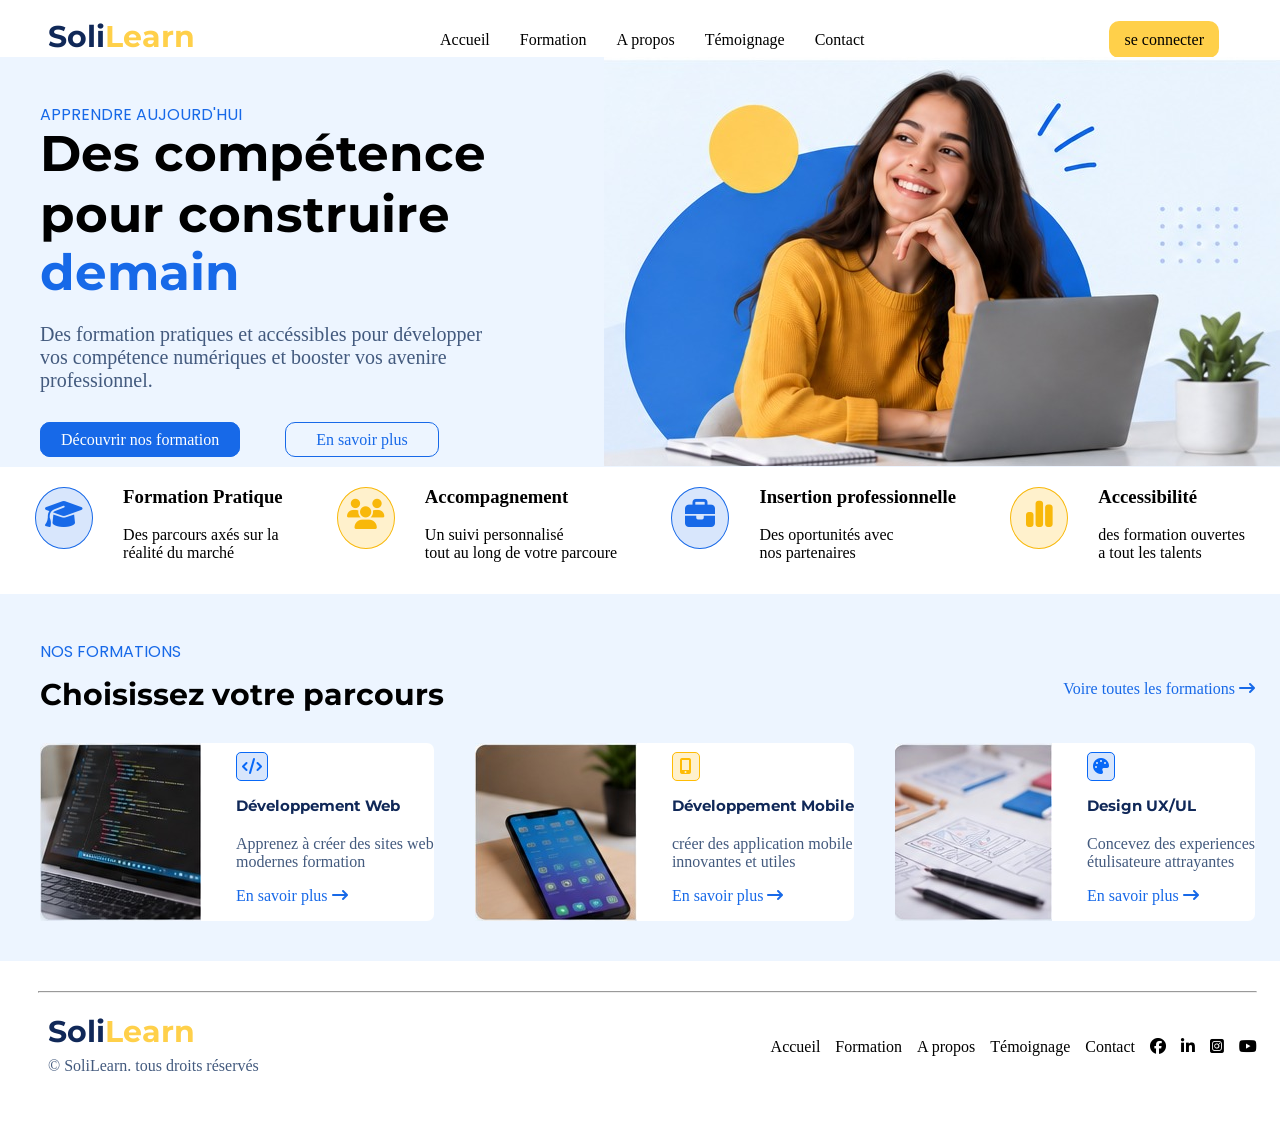
<file: Prototype/index.html>
<!DOCTYPE html>
<html lang="en">

<head>
    <meta charset="UTF-8">
    <meta name="viewport" content="width=device-width, initial-scale=1.0">
    <title>Solilearn</title>
    <link rel="stylesheet" href="/Prototype/style.css">
    <link href="https://fonts.googleapis.com/css2?family=Montserrat:wght@600;700&family=Poppins:wght@400;500;600&display=swap" rel="stylesheet">
    <link rel="stylesheet" href="https://cdnjs.cloudflare.com/ajax/libs/font-awesome/6.5.2/css/all.min.css">
</head>

<body>

    <header class="header">

        <div class="logo">
            <a class="lg" href="">
                <h2 class="logoo">Soli<span class="lo-go">Learn</span></h2>
            </a>
        </div>

        <nav class="barre-navigation">
            <a class="nav" href="/Prototype/index.html">Accueil</a>
            <a class="nav" href="">Formation</a>
            <a class="nav" href="">A propos</a>
            <a class="nav" href="">Témoignage</a>
            <a class="nav" href="">Contact</a>
        </nav>

        <div class="connexion">
            <a class="navi" href="">se connecter</a>
        </div>

    </header>




    <section class="apprendre">

        <div class="sect">
            <p class="p1">APPRENDRE AUJOURD'HUI</p>
            <h2 class="title">Des compétence<br>pour construire</h2>
            <h2 class="demain">demain</h2>
            <p class="p2">Des formation pratiques et accéssibles pour développer <br> vos compétence numériques et booster vos avenire <br>professionnel.</p>

            <div class="bouton">

                <div class="decouvrir">
                    <a class="decou" href="">Découvrir nos formation</a>
                </div>

                <div class="savoir">
                    <a class="sav" href="">En savoir plus</a>
                </div>

            </div>

        </div>

        <div class="img">
            <img src="/Prototype/images/hero-reference.jpg" alt="">
        </div>

    </section>


    <section class="section2">


        <div class="form">

            <div class="graduation-cap">
                <i class="fa-solid fa-graduation-cap"></i>
            </div>

            <div class="pratiques">
                <h3 class="title2">Formation Pratique</h3>
                <p class="phr1">Des parcours axés sur la <br> réalité du marché</p>
            </div>

        </div>

        <div class="form">

            <div class="graduation-cape">
                <i class="fa-solid fa-users"></i>
            </div>

            <div class="pratiques">
                <h3 class="title2">Accompagnement</h3>
                <p class="phr1">Un suivi personnalisé <br> tout au long de votre parcoure</p>
            </div>

        </div>

        <div class="form">

            <div class="graduation-cap">
                <i class="fa-solid fa-briefcase"></i>
            </div>

            <div class="pratiques">
                <h3 class="title2">Insertion professionnelle</h3>
                <p class="phr1">Des oportunités avec <br> nos partenaires</p>
            </div>

        </div>

        <div class="form">

            <div class="graduation-cape">
                <i class="fa-solid fa-chart-simple"></i>
            </div>

            <div class="pratiques">
                <h3 class="title2"> Accessibilité</h3>
                <p class="phr1">des formation ouvertes <br> a tout les talents</p>
            </div>

        </div>

    </section>

    <section class="main">
        <div>
            <p class="p3">NOS FORMATIONS</p>
        </div>

        <div class="Choisissez">
            <h3 class="title3">Choisissez votre parcours</h3>
            <a class="p4" href="">Voire toutes les formations <i class="fa-solid fa-arrow-right-long"></i> </a>
        </div>

        <div class="les-cartes">


            <card class="carte">

                <div class="img-dev">
                    <img src="/Prototype/images/developpement-web-reference.jpg" alt="">
                </div>

                <div class="div">

                    <a class="code-2"><i class="fa-solid fa-code"></i></a>
                    <h4 class="title4">Développement Web</h4>
                    <p class="phr2">Apprenez à créer des sites web <br> modernes formation </p>
                    <a class="plus" href="">En savoir plus <i class="fa-solid fa-arrow-right-long"></i></a>
                </div>

            </card>

            <card class="carte">

                <div class="img-dev">
                    <img src="/Prototype/images/developpement-mobile-reference.jpg" alt="">
                </div>

                <div class="div">

                    <a class="code-22"><i class="fa-solid fa-mobile-screen-button"></i></a>
                    <h4 class="title4">Développement Mobile</h4>
                    <p class="phr2">créer des application mobile <br> innovantes et utiles </p>
                    <a class="plus" href="">En savoir plus <i class="fa-solid fa-arrow-right-long"></i></a>
                </div>

            </card>

            <card class="carte">

                <div class="img-dev">
                    <img src="/Prototype/images/design-ux-ui-reference.jpg" alt="">
                </div>

                <div class="div">

                    <a class="code-2"><i class="fa-solid fa-palette"></i></a>
                    <h4 class="title4">Design UX/UL</h4>
                    <p class="phr2">Concevez des experiences <br> étulisateure attrayantes </p>
                    <a class="plus" href="">En savoir plus <i class="fa-solid fa-arrow-right-long"></i></a>
                </div>

            </card>
        </div>


    </section>

    <footer>
        <hr>
        <div class="foot">
            <div class="logo">
                <a class="lg" href="">
                    <h2 class="logoo">Soli<span class="lo-go">Learn</span></h2>
                </a>
                <p class="p5">© SoliLearn. tous droits réservés </p>
            </div>

            <nav class="barre">
                <a class="nav" href="/Prototype/index.html">Accueil</a>
                <a class="nav" href="">Formation</a>
                <a class="nav" href="">A propos</a>
                <a class="nav" href="">Témoignage</a>
                <a class="nav" href="">Contact</a>
                <a class="nav" href="https://web.facebook.com/?locale=fr_FR&_rdc=1&_rdr#"><i class="fa-brands fa-facebook"></i></a>
                <a class="nav" href="https://www.linkedin.com/"><i class="fa-brands fa-linkedin-in"></i></a>
                <a class="nav" href="https://www.instagram.com/?hl=fr"> <i class="fa-brands fa-square-instagram"></i></a>
                <a class="nav" href="https://www.youtube.com/"><i class="fa-brands fa-youtube"></i></a>
            </nav>

        </div>


    </footer>


</body>

</html>
</file>
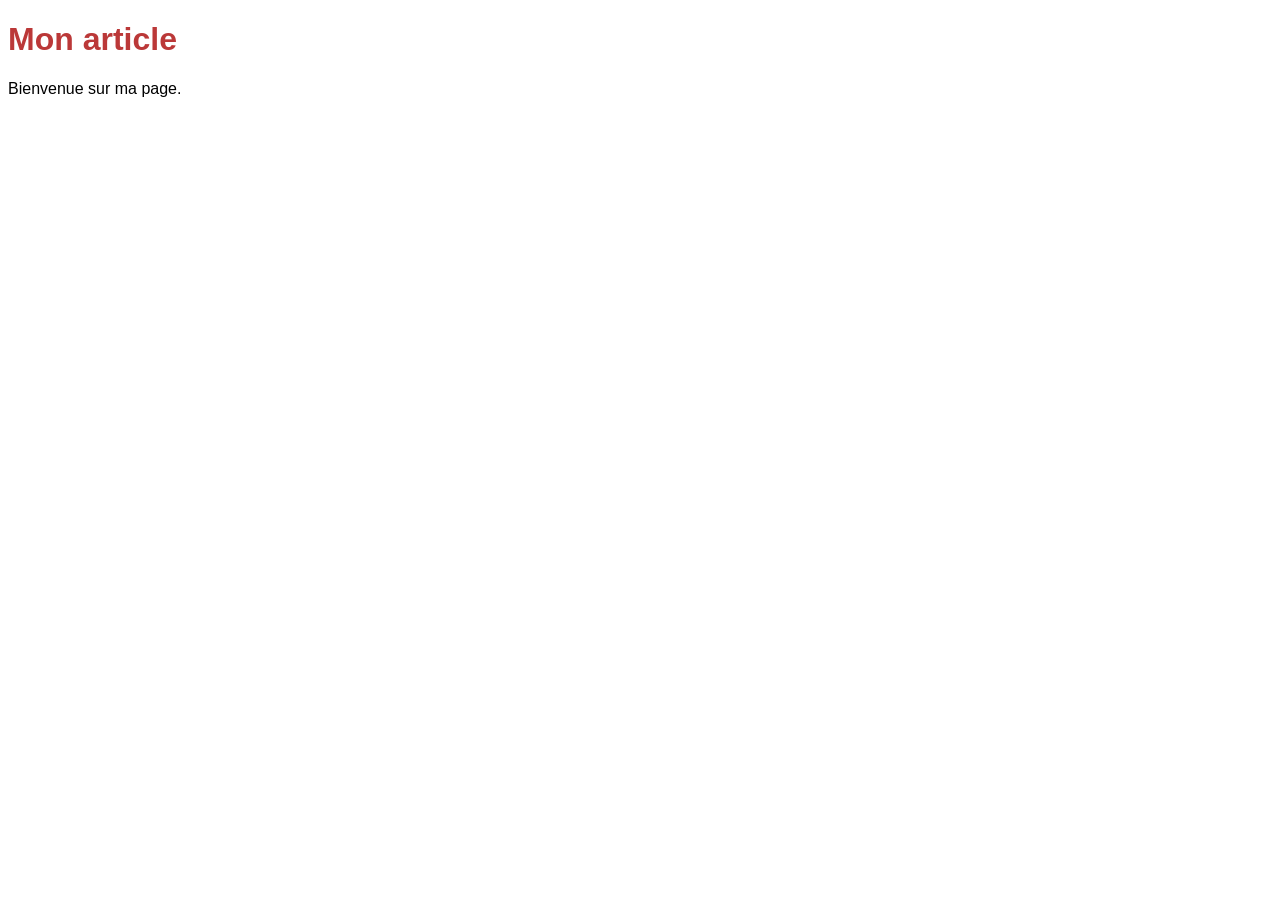
<file: Tuto/14 - Séparer le HTML, CSS et JavaScript/index.html>
<!DOCTYPE html>
<html lang="fr">

<head>
    <meta charset="UTF-8">
    <title>Mon article</title>
    <link rel="stylesheet" href="style.css">

    <!-- MAUVAISE PRATIQUE : CSS dans le HTML -->

</head>

<body>
    <h1>Mon article</h1>
    <p>Bienvenue sur ma page.</p>

    <!-- MAUVAISE PRATIQUE : JS dans le HTML -->

    <script src="script.js" defer></script>

</body>

</html>
</file>
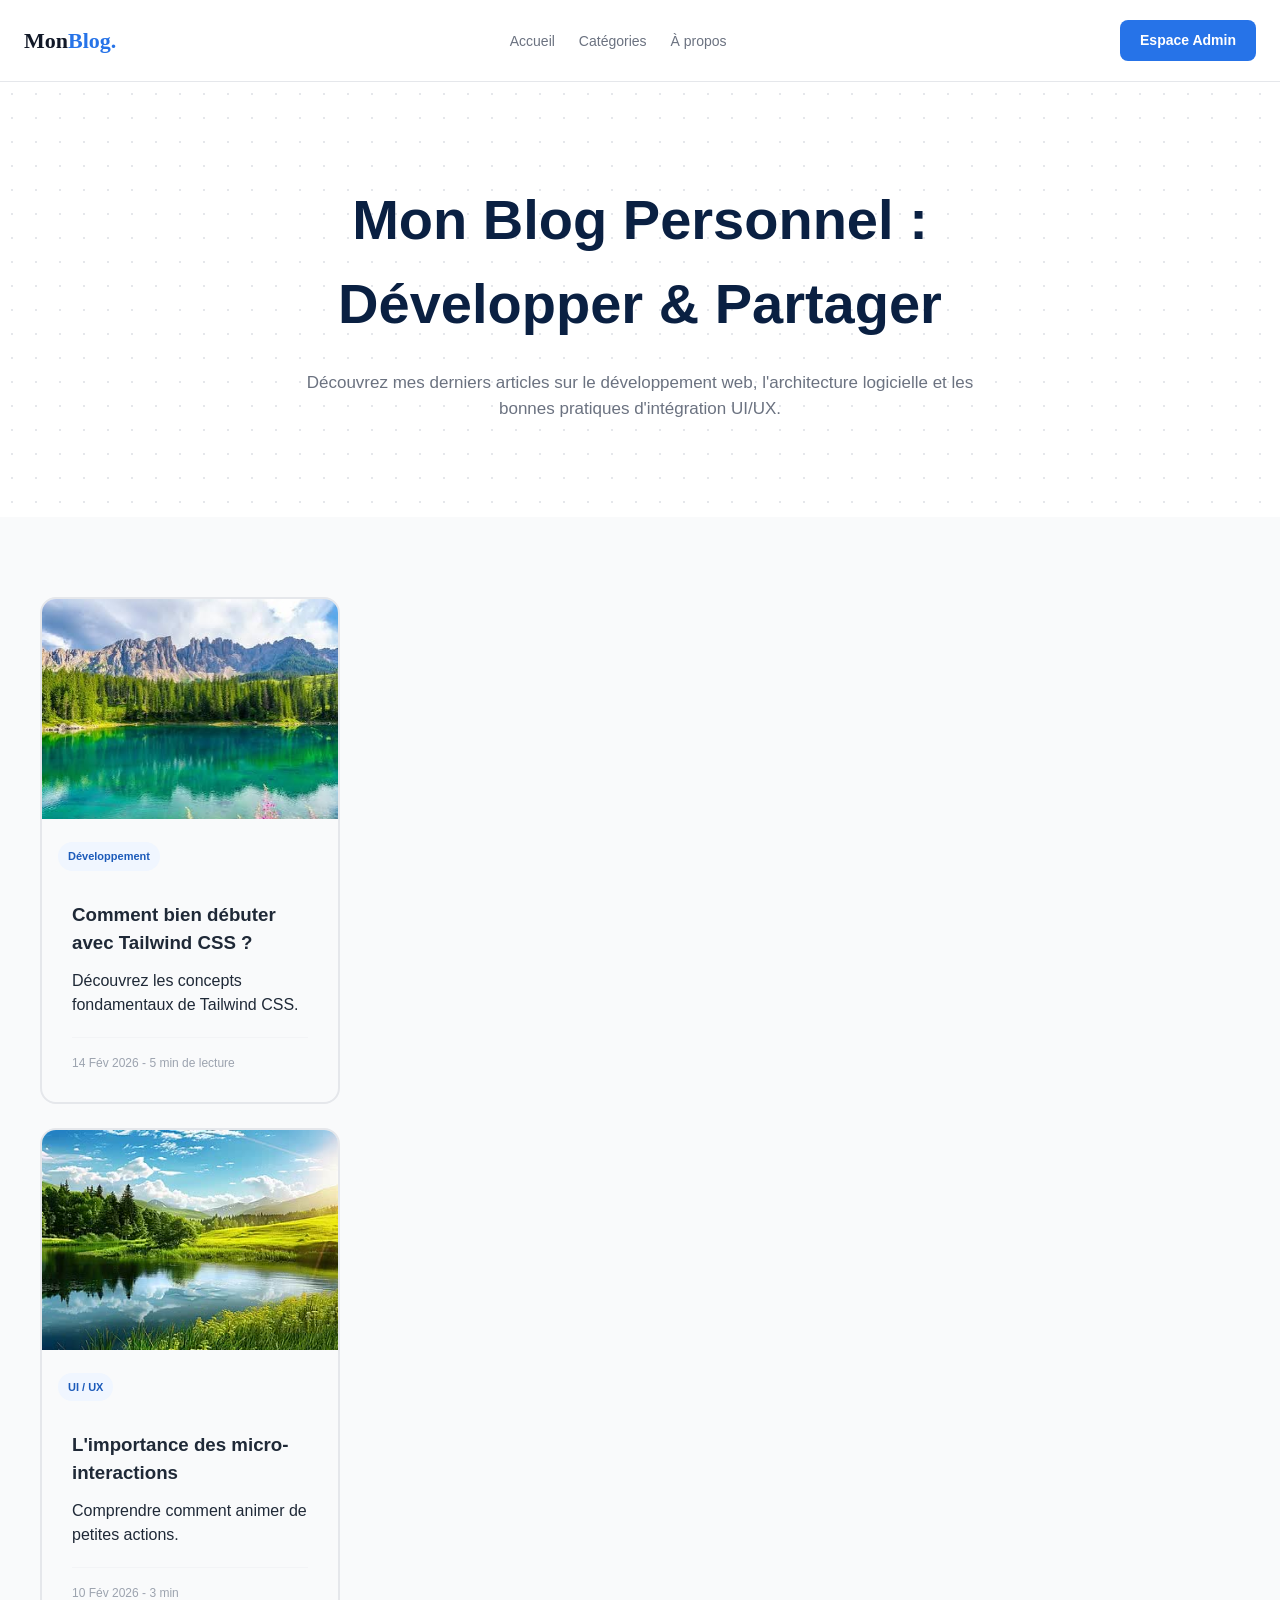
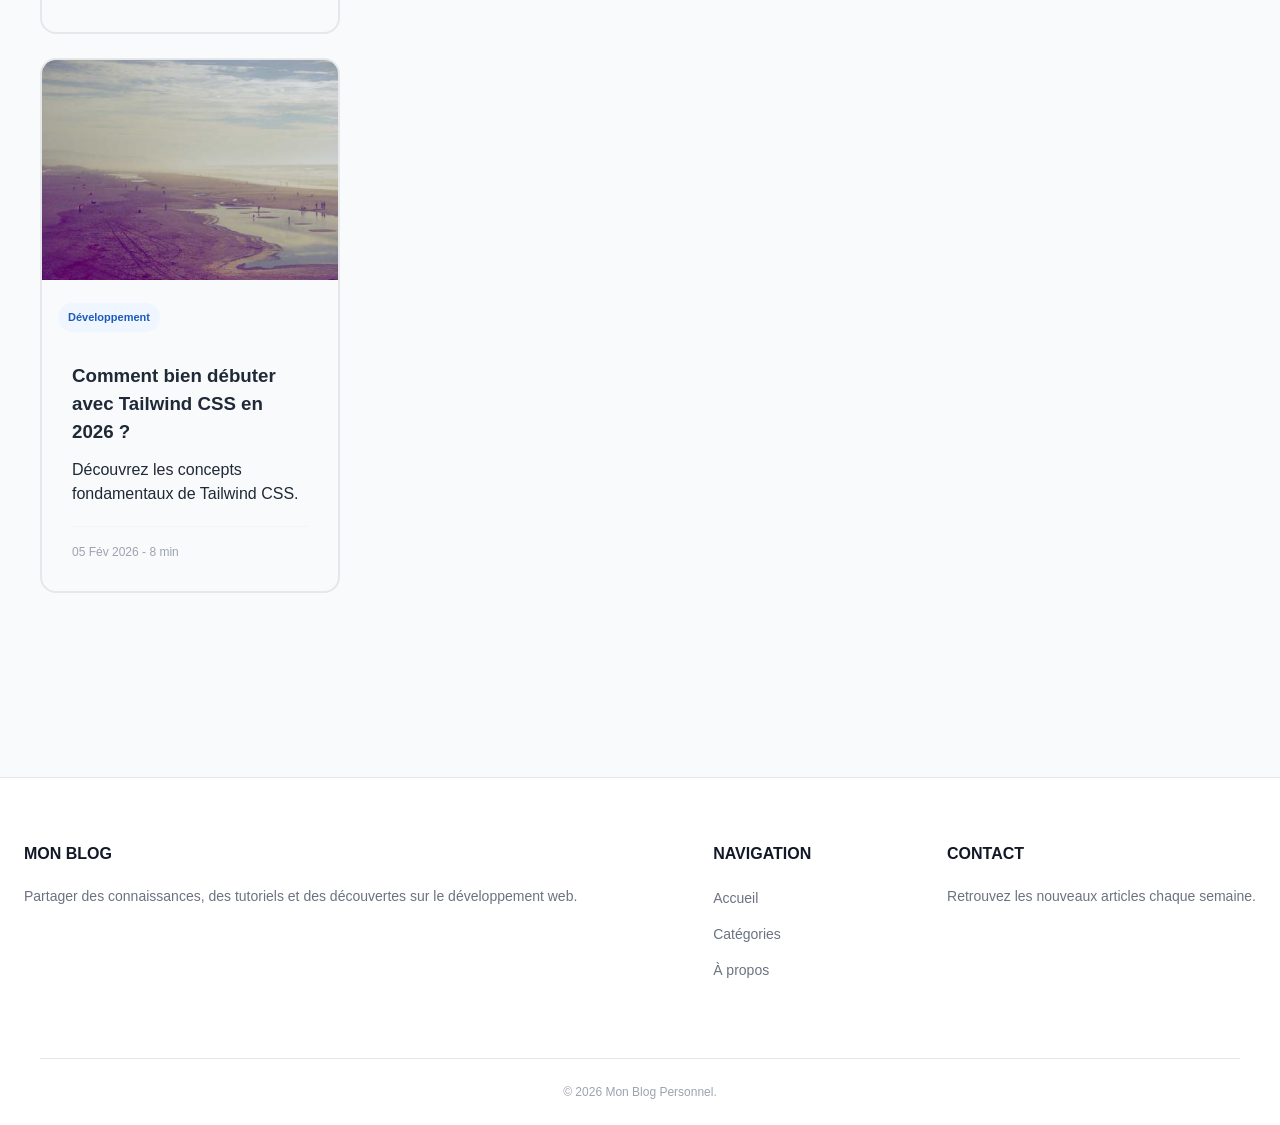
<file: Tuto/21 - Comprendre le dimensionnement réel d'une carte/index.html>
<!DOCTYPE html>
<html lang="fr">

<head>
    <meta charset="UTF-8">
    <title>Mon Blog</title>
    <link rel="stylesheet" href="/Tuto/21 - Comprendre le dimensionnement réel d'une carte/css/global.css">
    <link rel="stylesheet" href="/Tuto/21 - Comprendre le dimensionnement réel d'une carte/css/components.css">
    <link rel="stylesheet" href="/Tuto/21 - Comprendre le dimensionnement réel d'une carte/css/pages.css">
    <link rel="stylesheet" href="/Tuto/21 - Comprendre le dimensionnement réel d'une carte/css/layout.css">
</head>

<body>


    <header class="en-tete-site">
        <nav class="barre-navigation">
            <a href="index.html" class="logo">
                <span class="logo-sombre">Mon</span><span class="logo-couleur">Blog.</span>
            </a>
            <ul class="liens-navigation">
                <li><a href="#">Accueil</a></li>
                <li><a href="#">Catégories</a></li>
                <li><a href="#">À propos</a></li>
            </ul>
            <a href="#" class="bouton-principal">Espace Admin</a>
        </nav>
    </header>




    <section class="banniere-accueil">
        <h1>Mon Blog Personnel :<br><span>Développer &amp; Partager</span></h1>

        <p>Découvrez mes derniers articles sur le développement web, l'architecture logicielle et les bonnes pratiques d'intégration UI/UX.</p>
    </section>

    <section class="section-articles">
        <div class="conteneur-articles">

            <div class="carte-article">
                <a href="#" class="carte-image">
                    <img src="/Tuto/21 - Comprendre le dimensionnement réel d'une carte/images/images.jpg" alt="Code source">
                </a>

                <!-- Nouvelle étiquette (entre l'image et le contenu) -->
                <span class="etiquette-categorie bleu">Développement</span>

                <div class="carte-contenu">
                    <h3>Comment bien débuter avec Tailwind CSS ?</h3>
                    <p>Découvrez les concepts fondamentaux de Tailwind CSS.</p>

                    <!-- Nouvelles métadonnées (fin du contenu) -->
                    <div class="carte-meta">
                        <span>14 Fév 2026</span>
                        <span>- 5 min de lecture</span>
                    </div>
                </div>
            </div>
            <div class="carte-article">
                <a href="#" class="carte-image">
                    <img src="/Tuto/21 - Comprendre le dimensionnement réel d'une carte/images/nature.jpg" alt="Code source">
                </a>

                <!-- Nouvelle étiquette (entre l'image et le contenu) -->
                <span class="etiquette-categorie bleu">UI / UX</span>

                <div class="carte-contenu">
                    <h3>L'importance des micro-interactions</h3>
                    <p>Comprendre comment animer de petites actions.</p>

                    <!-- Nouvelles métadonnées (fin du contenu) -->
                    <div class="carte-meta">
                        <span>10 Fév 2026</span>
                        <span>- 3 min</span>
                    </div>
                </div>
            </div>
            <div class="carte-article">
                <a href="#" class="carte-image">
                    <img src="/Tuto/21 - Comprendre le dimensionnement réel d'une carte/images/plage.jpg" alt="Code source">
                </a>

                <!-- Nouvelle étiquette (entre l'image et le contenu) -->
                <span class="etiquette-categorie bleu">Développement</span>

                <div class="carte-contenu">
                    <h3>Comment bien débuter avec Tailwind CSS en 2026 ?</h3>
                    <p>Découvrez les concepts fondamentaux de Tailwind CSS.</p>

                    <!-- Nouvelles métadonnées (fin du contenu) -->
                    <div class="carte-meta">
                        <span>05 Fév 2026</span>
                        <span>- 8 min</span>
                    </div>
                </div>
            </div>

    </section>




    <footer class="pied-de-page">
        <div class="conteneur-pied-de-page">
            <div class="colonne-pied-de-page">
                <h2>Mon Blog</h2>
                <p>Partager des connaissances, des tutoriels et des découvertes sur le développement web.</p>
            </div>
            <div class="colonne-pied-de-page">
                <h2>Navigation</h2>
                <ul>
                    <li><a href="#">Accueil</a></li>
                    <li><a href="#">Catégories</a></li>
                    <li><a href="#">À propos</a></li>
                </ul>
            </div>
            <div class="colonne-pied-de-page">
                <h2>Contact</h2>
                <p>Retrouvez les nouveaux articles chaque semaine.</p>
            </div>
        </div>
        <div class="bas-pied-de-page">
            <p>&copy; 2026 Mon Blog Personnel.</p>
        </div>
    </footer>


</body>

</html>
</file>
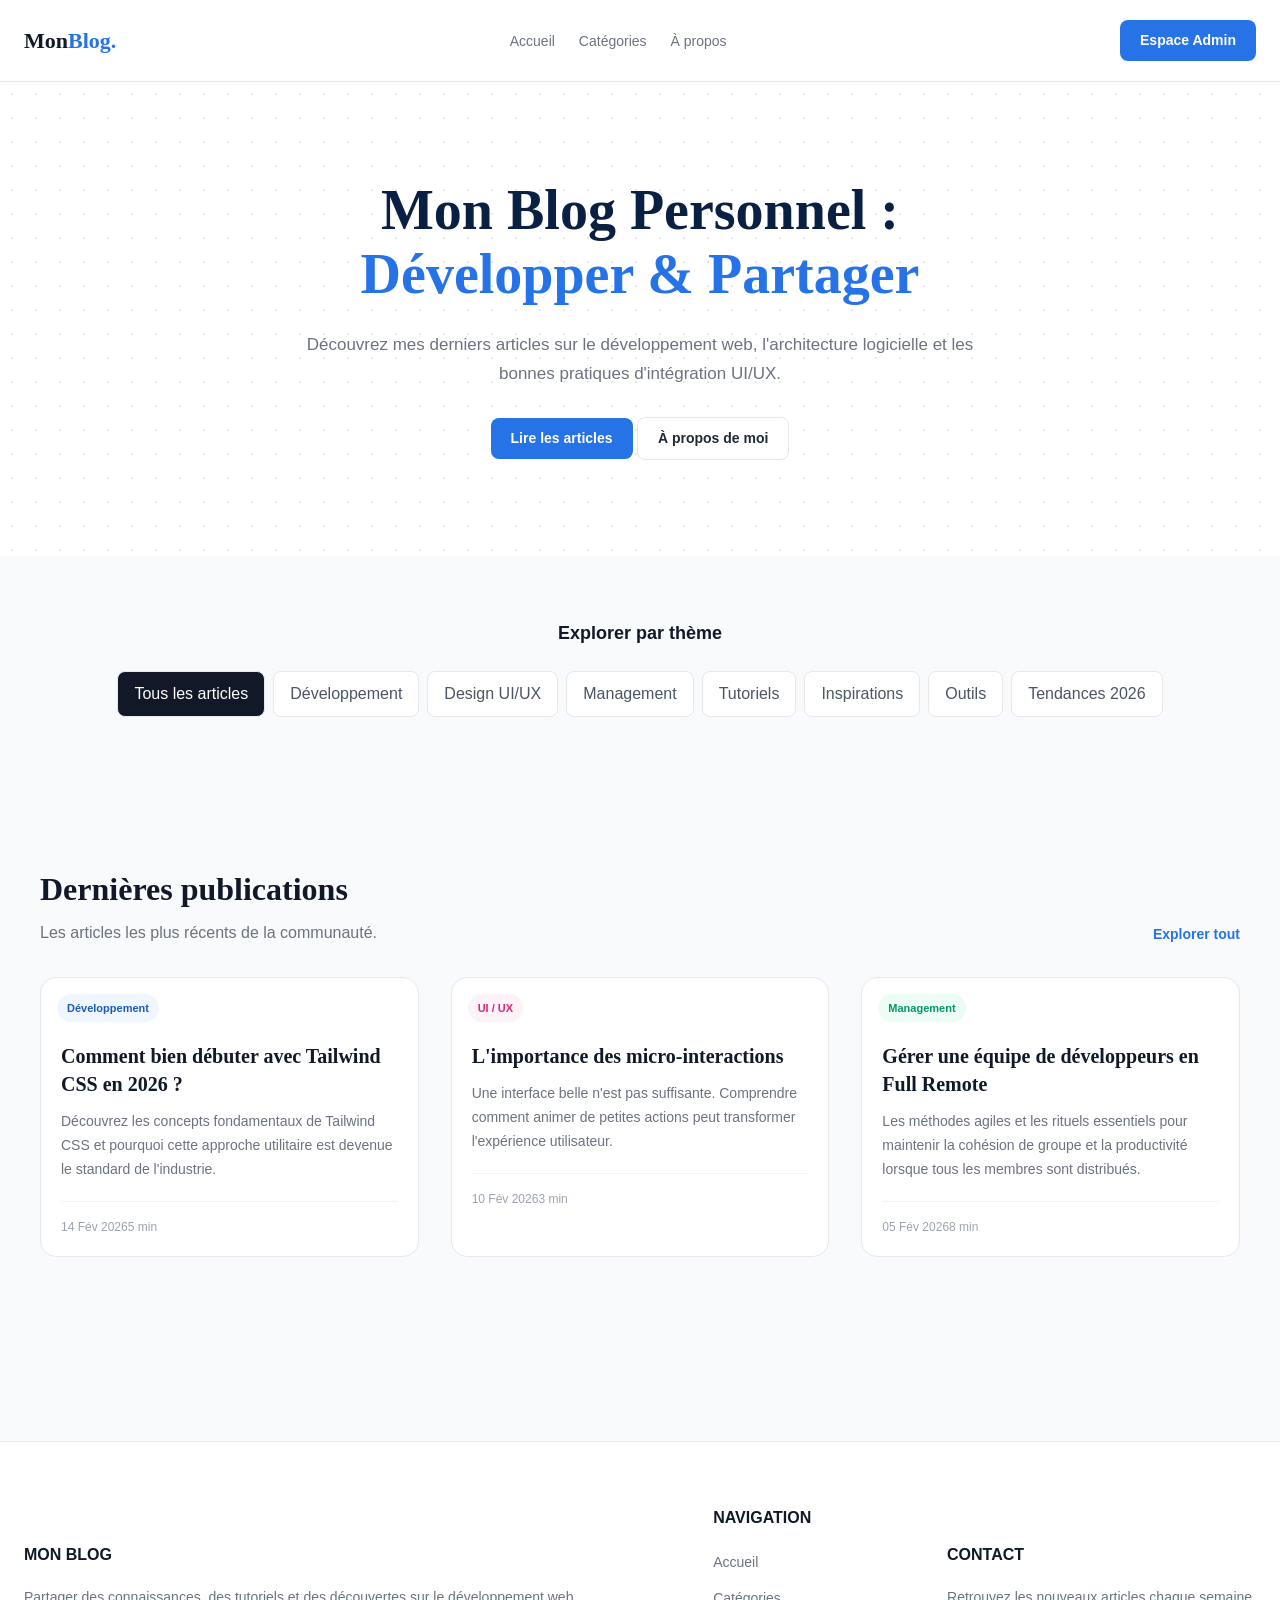
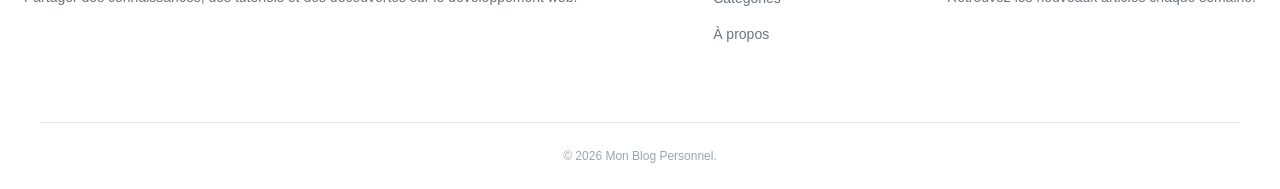
<file: Tuto/28 - Découvrir Flexbox/index.html>
<!DOCTYPE html>
<html lang="fr">

<head>
    <meta charset="UTF-8">
    <meta name="viewport" content="width=device-width, initial-scale=1.0">
    <title>Mon Blog Personnel - Accueil</title>
    <!-- Chargement des différents fichiers CSS -->
    <link rel="stylesheet" href="/Tuto/28 - Découvrir Flexbox/css/layout.css">
    <link rel="stylesheet" href="/Tuto/28 - Découvrir Flexbox/css/pages.css">
    <link rel="stylesheet" href="css/components.css">
    <link rel="stylesheet" href="css/pages.css">
</head>

<body>
    <header class="en-tete-site">
        <nav class="barre-navigation">
            <a href="index.html" class="logo">
                <span class="logo-sombre">Mon</span><span class="logo-couleur">Blog.</span>
            </a>
            <ul class="liens-navigation">
                <li><a href="#">Accueil</a></li>
                <li><a href="#">Catégories</a></li>
                <li><a href="#">À propos</a></li>
            </ul>
            <a href="#" class="bouton-principal">Espace Admin</a>
        </nav>
    </header>


    <section class="banniere-accueil">
        <h1>Mon Blog Personnel :<br><span>Développer &amp; Partager</span></h1>
        <p>Découvrez mes derniers articles sur le développement web, l'architecture logicielle et les bonnes pratiques d'intégration UI/UX.</p>
        <div class="actions-banniere">
            <a href="#articles" class="bouton-principal">Lire les articles</a>
            <a href="#" class="bouton-secondaire">À propos de moi</a>
        </div>
    </section>




    <section class="filtre-categories">
        <h2>Explorer par thème</h2>
        <div class="liste-filtres">
            <a href="#" class="pilule-filtre actif">Tous les articles</a>
            <a href="#" class="pilule-filtre">Développement</a>
            <a href="#" class="pilule-filtre">Design UI/UX</a>
            <a href="#" class="pilule-filtre">Management</a>
            <a href="#" class="pilule-filtre">Tutoriels</a>
            <a href="#" class="pilule-filtre">Inspirations</a>
            <a href="#" class="pilule-filtre">Outils</a>
            <a href="#" class="pilule-filtre">Tendances 2026</a>
        </div>
    </section>




    <section id="articles" class="section-articles">
        <div class="conteneur-articles">
            <div class="entete-liste-articles">
                <div>
                    <h2>Dernières publications</h2>
                    <p>Les articles les plus récents de la communauté.</p>
                </div>
                <a href="#" class="lien-voir-tout">Explorer tout</a>
            </div>

            <div class="grille-articles">
                <div class="carte-article">
                    <span class="etiquette-categorie bleu">Développement</span>
                    <div class="carte-contenu">
                        <h3><a href="#">Comment bien débuter avec Tailwind CSS en 2026 ?</a></h3>
                        <p>Découvrez les concepts fondamentaux de Tailwind CSS et pourquoi cette approche utilitaire est devenue le standard de l'industrie.</p>
                        <div class="carte-meta"><span>14 Fév 2026</span><span>5 min</span></div>
                    </div>
                </div>

                <div class="carte-article">
                    <span class="etiquette-categorie rose">UI / UX</span>
                    <div class="carte-contenu">
                        <h3><a href="#">L'importance des micro-interactions</a></h3>
                        <p>Une interface belle n'est pas suffisante. Comprendre comment animer de petites actions peut transformer l'expérience utilisateur.</p>
                        <div class="carte-meta"><span>10 Fév 2026</span><span>3 min</span></div>
                    </div>
                </div>

                <div class="carte-article">
                    <span class="etiquette-categorie vert">Management</span>
                    <div class="carte-contenu">
                        <h3><a href="#">Gérer une équipe de développeurs en Full Remote</a></h3>
                        <p>Les méthodes agiles et les rituels essentiels pour maintenir la cohésion de groupe et la productivité lorsque tous les membres sont distribués.</p>
                        <div class="carte-meta"><span>05 Fév 2026</span><span>8 min</span></div>
                    </div>
                </div>
            </div>
        </div>
    </section>





    <footer class="pied-de-page">
        <div class="conteneur-pied-de-page">
            <div class="colonne-pied-de-page">
                <h2>Mon Blog</h2>
                <p>Partager des connaissances, des tutoriels et des découvertes sur le développement web.</p>
            </div>
            <div class="colonne-pied-de-page">
                <h2>Navigation</h2>
                <ul>
                    <li><a href="#">Accueil</a></li>
                    <li><a href="#">Catégories</a></li>
                    <li><a href="#">À propos</a></li>
                </ul>
            </div>
            <div class="colonne-pied-de-page">
                <h2>Contact</h2>
                <p>Retrouvez les nouveaux articles chaque semaine.</p>
            </div>
        </div>
        <div class="bas-pied-de-page">
            <p>&copy; 2026 Mon Blog Personnel.</p>
        </div>
    </footer>



</body>

</html>
</file>
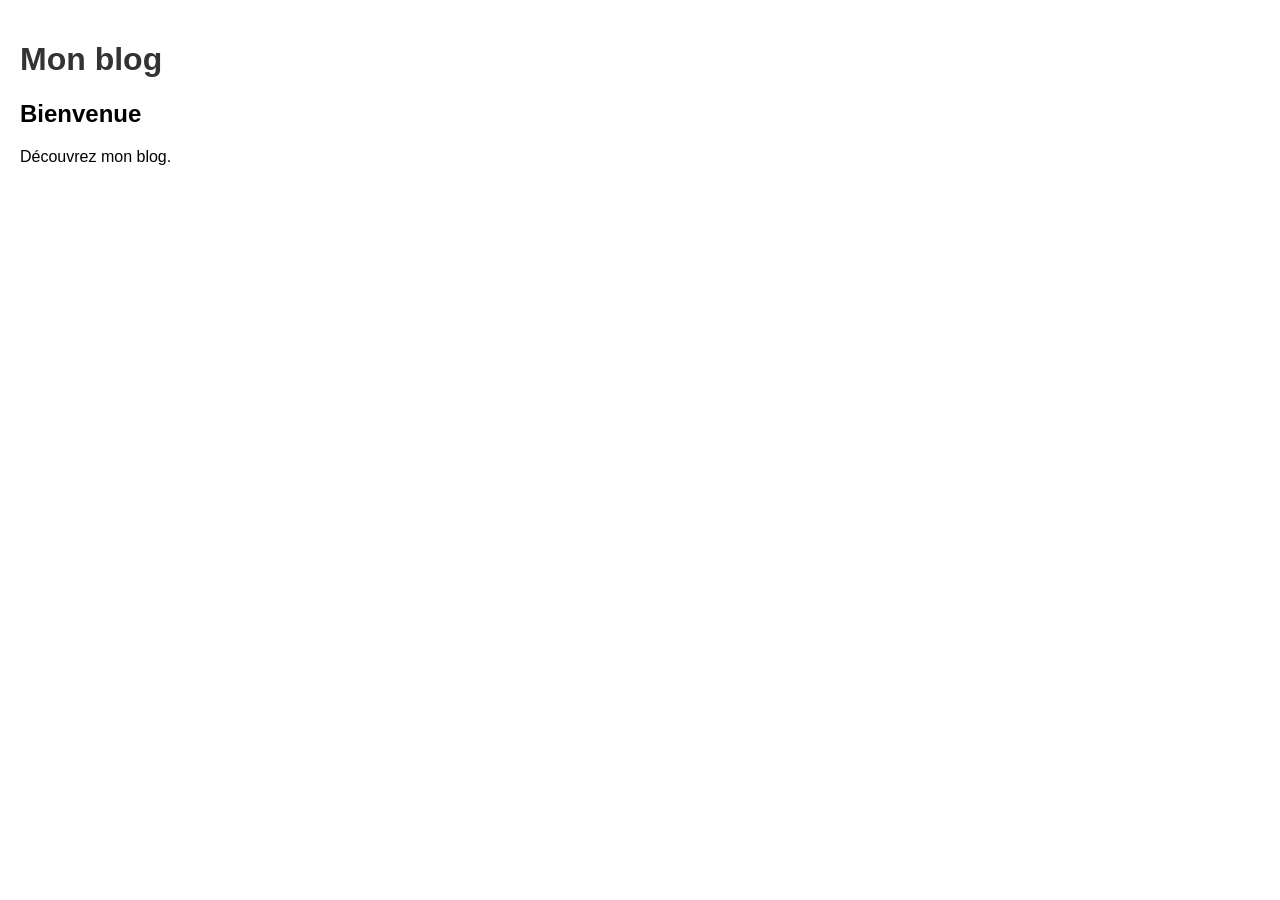
<file: Tuto/30 - Démarrer un serveur statique local/index.html>
<!DOCTYPE html>
<html lang="fr">

<head>
    <meta charset="UTF-8">
    <title>Mon blog</title>
    <link rel="stylesheet" href="/Tuto/30 - Démarrer un serveur statique local/style.css">
</head>

<body>
    <header>
        <h1>Mon blog</h1>
    </header>
    <main>
        <h2>Bienvenue</h2>
        <p>Découvrez mon blog.</p>
    </main>
</body>

</html>
</file>
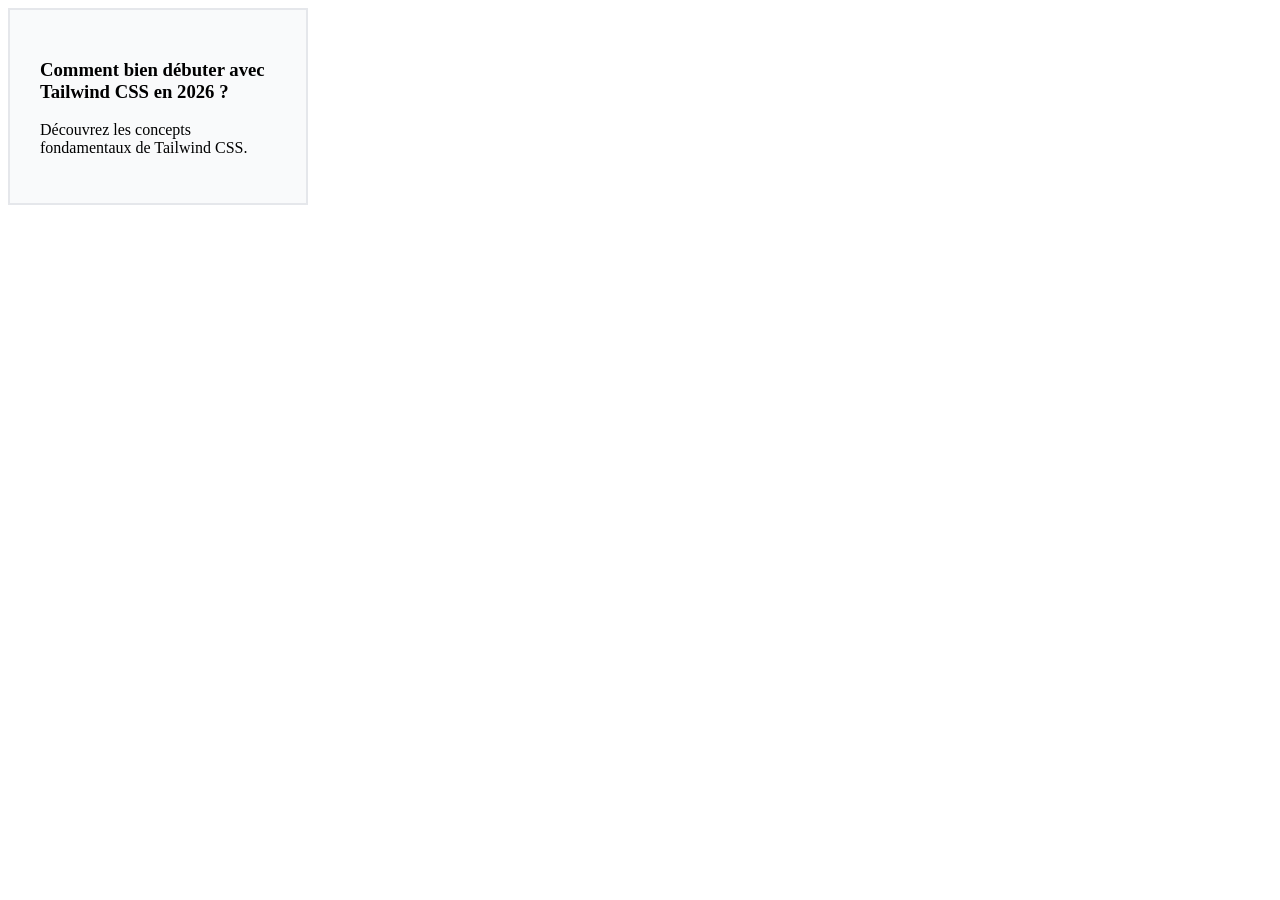
<file: Tuto/T.122.221/index1.html>
<!DOCTYPE html>
<html lang="fr">

<head>
    <meta charset="UTF-8">
    <title>Mon Blog</title>
    <link rel="stylesheet" href="/Tuto/T.122.221/css/global.css">
    <link rel="stylesheet" href="/Tuto/T.122.221/css/components.css">
</head>

<body>
    <div class="carte-article">
        <div class="carte-contenu">
            <h3>Comment bien débuter avec Tailwind CSS en 2026 ?</h3>
            <p>Découvrez les concepts fondamentaux de Tailwind CSS.</p>
        </div>
    </div>
</body>

</html>
</file>
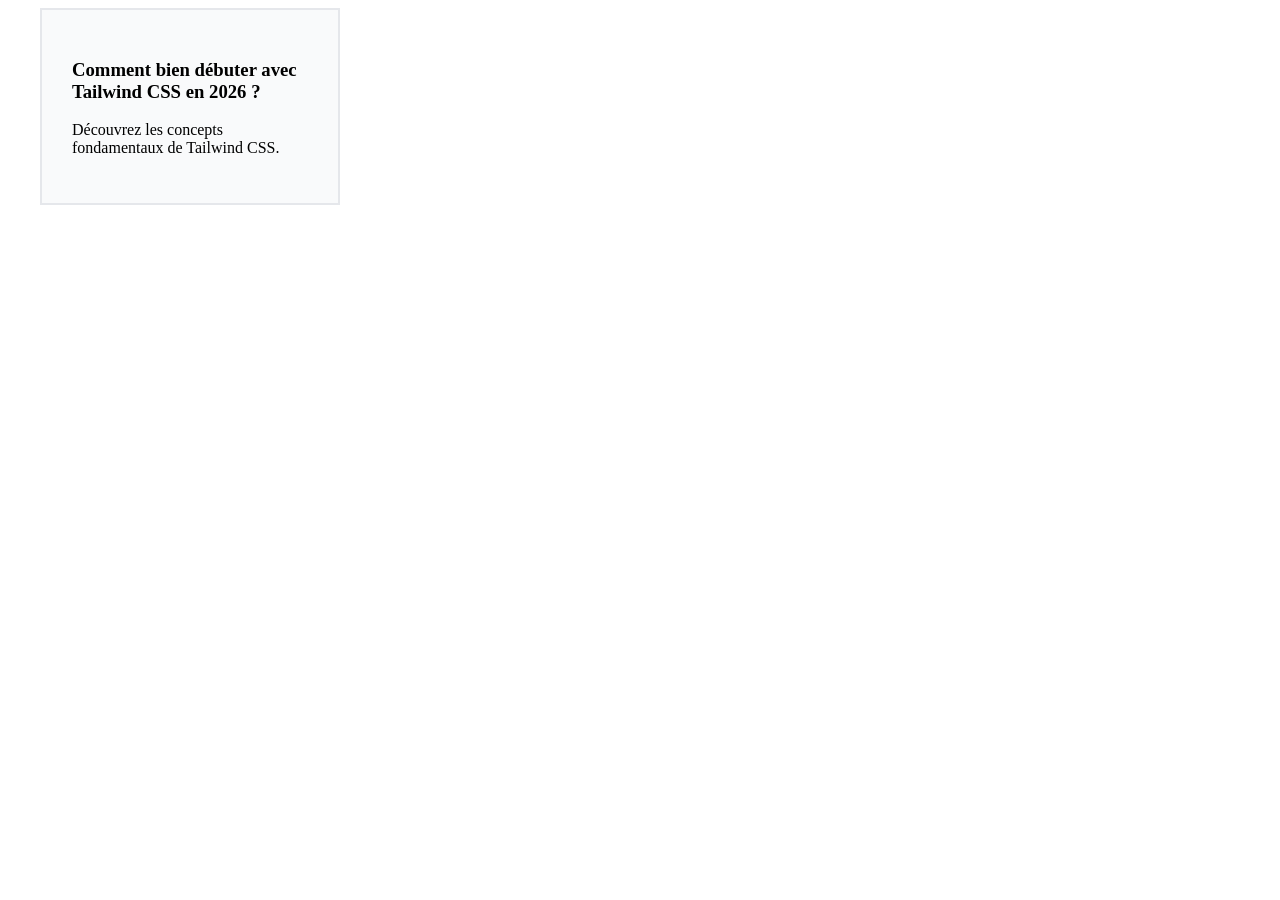
<file: Tuto/T.122.222/index2.html>
<!DOCTYPE html>
<html lang="fr">

<head>
    <meta charset="UTF-8">
    <title>Mon Blog</title>
    <link rel="stylesheet" href="/Tuto/T.122.221/css/global.css">
    <link rel="stylesheet" href="/Tuto/T.122.221/css/components.css">
    <link rel="stylesheet" href="/Tuto/T.122.221/css/page.css">
</head>

<body>

    <!-- Nouveau conteneur principal -->
    <section class="section-articles">
        <div class="conteneur-articles">

            <div class="carte-article">
                <div class="carte-contenu">
                    <h3>Comment bien débuter avec Tailwind CSS en 2026 ?</h3>
                    <p>Découvrez les concepts fondamentaux de Tailwind CSS.</p>
                </div>
            </div>

        </div>
    </section>

</body>

</html>
</file>
<file: Prototype/style.css>
.header {
            display: flex;
            justify-content: space-between;
            align-items: center;
        }
        
        .lo-go {
            color: #FFD04A;
            font-family: Montserrat;
            font-size: 30px;
        }
        
        .logoo {
            color: #102858;
            font-family: Montserrat;
            margin-left: 40px;
            margin-bottom: 2px;
            font-size: 30px;
            margin-top: 10px;
        }
        
        .nav {
            text-decoration: none;
            font-family: Lato;
            color: black;
        }
        
        .navi {
            text-decoration: none;
            font-family: Lato;
            color: black;
            background-color: #FFD04A;
            border-radius: 10px;
            padding: 10px 15px 10px 15px;
            margin-right: 35px;
        }
        
        .barre-navigation {
            display: flex;
            margin-top: 15px;
            gap: 30px;
            justify-content: space-between;
        }
        
        .lg {
            text-decoration: none;
            margin-bottom: 10px;
        }
        
        .connexion {
            margin-top: 15px;
            margin-right: 18px;
        }
        
        .connexion a:hover {
            color: white;
            background-color: #102858;
        }
        
        .barre-navigation a:hover {
            color: #1769E8;
            border-bottom: 2px solid #1769E8;
        }
        
        .apprendre {
            display: flex;
            justify-content: space-between;
            padding-left: 40px;
            background-color: #EDF5FF;
            height: 410px;
            margin-left: -8px;
            margin-right: -8px;
        }
        
        .p1 {
            font-family: Poppins;
            color: #1769E8;
            margin-top: 45px;
        }
        
        .title {
            font-family: Montserrat;
            font-size: 50px;
            margin-top: -20px;
        }
        
        .demain {
            font-family: Montserrat;
            font-size: 50px;
            margin-top: -45px;
            color: #1769E8;
            margin-bottom: 5px;
        }
        
        .p2 {
            font-size: 20px;
            color: #435A7E;
        }
        
        .bouton {
            display: flex;
            gap: 45px;
            margin-top: 39px;
        }
        
        .decouvrir a {
            border: 1px solid #1769E8;
            border-radius: 10px;
            padding: 8px 20px 8px 20px;
            background-color: #1769E8;
        }
        
        .savoir a {
            border: 1px solid #1769E8;
            border-radius: 10px;
            padding: 8px 30px 8px 30px;
            color: #1769E8;
        }
        
        .decou {
            text-decoration: none;
            color: white;
        }
        
        .sav {
            text-decoration: none;
            color: #1769E8;
        }
        
        .decouvrir a:hover {
            color: #1769E8;
            background-color: white;
        }
        
        .savoir a:hover {
            /* color: white; */
            background-color: white;
        }
        
        .section2 {
            display: flex;
            justify-content: space-around;
        }
        
        .form {
            display: flex;
            gap: 30px;
        }
        
        .graduation-cap {
            margin-top: 20px;
            color: #1769E8;
            font-size: 30px;
            border: 1px solid;
            text-align: center;
            border-radius: 70%;
            height: 50px;
            width: 50px;
            padding-top: 10px;
            padding-left: 3px;
            padding-right: 3px;
            background-color: #d8e6fc;
        }
        
        .graduation-cape {
            margin-top: 20px;
            color: #f8b80a;
            font-size: 30px;
            border: 1px solid;
            text-align: center;
            border-radius: 70%;
            height: 50px;
            width: 50px;
            padding-top: 10px;
            padding-left: 3px;
            padding-right: 3px;
            background-color: #fff1cc;
        }
        
        .main {
            padding-left: 40px;
            padding-right: 25px;
            padding-bottom: 40px;
            margin-bottom: 30px;
            background-color: #EDF5FF;
            margin-left: -8px;
            margin-right: -8px;
        }
        
        .p3 {
            font-family: Poppins;
            color: #1769E8;
            padding-top: 45px;
        }
        
        .Choisissez {
            display: flex;
            justify-content: space-between;
        }
        
        .title3 {
            margin-top: -4px;
            font-size: 30px;
            font-family: Montserrat;
        }
        
        .p4 {
            text-decoration: none;
            color: #1769E8;
        }
        
        .carte {
            display: flex;
            justify-content: space-between;
            background-color: #ffffff;
            border-radius: 7px;
        }
        
        .code-2 {
            border: 1px solid;
            border-radius: 5px;
            color: #0868f7;
            background-color: #d8e6fc;
            padding: 5px 5px 5px 5px;
        }
        
        .code-22 {
            border: 1px solid;
            border-radius: 5px;
            color: #ffbc05;
            background-color: #fff1cc;
            padding: 5px 7px 5px 7px;
        }
        
        .title4 {
            font-size: 15px;
            font-family: Montserrat;
            color: #102858;
        }
        
        .phr2 {
            color: #435A7E;
        }
        
        .plus {
            text-decoration: none;
            color: #1769E8;
        }
        
        .carte {
            display: flex;
            gap: 35px;
            height: 178px;
        }
        
        .les-cartes {
            display: flex;
            justify-content: space-between;
            flex: 1;
        }
        
        .div {
            padding-top: 15px;
        }
        
        hr {
            margin-top: 15px;
            margin-bottom: 10px;
            margin-left: 30px;
            margin-right: 15px;
        }
        
        .p5 {
            color: #435A7E;
            padding-left: 40px;
            margin-top: 7px;
        }
        
        footer {
            padding-bottom: 30px;
        }
        
        .barre {
            display: flex;
            gap: 15px;
        }
        
        .foot {
            display: flex;
            justify-content: space-between;
            align-items: center;
            padding-right: 15px;
        }
</file>
<file: Tuto/14 - Séparer le HTML, CSS et JavaScript/style.css>
body {
    font-family: Arial, sans-serif;
}

h1 {
    color: #bb3838;
}
</file>
<file: Tuto/28 - Découvrir Flexbox/css/layout.css>
.en-tete-site {
    padding: 20px 24px;
    background: white;
    border-bottom: 1px solid #e5e7eb;
}

.logo {
    font-family: Georgia, serif;
    font-size: 22px;
    font-weight: 900;
}

.logo-sombre {
    color: #111827;
}

.logo-couleur {
    color: #2673e8;
}

.liens-navigation a {
    color: #6b7280;
    font-size: 14px;
    font-weight: 500;
}

.barre-navigation {
    display: flex;
    justify-content: space-between;
    align-items: center;
}

.pied-de-page {
    margin-top: 80px;
    padding: 64px 24px 24px;
    background: white;
    border-top: 1px solid #e5e7eb;
}

.colonne-pied-de-page h2 {
    margin: 0 0 20px;
    color: #111827;
    font-size: 16px;
    text-transform: uppercase;
}

.colonne-pied-de-page p,
.colonne-pied-de-page a {
    color: #6b7280;
    font-size: 14px;
}

.colonne-pied-de-page li {
    margin-bottom: 12px;
}

.bas-pied-de-page {
    max-width: 1200px;
    margin: 64px auto 0;
    padding-top: 24px;
    text-align: center;
    border-top: 1px solid #e5e7eb;
}

.bas-pied-de-page p {
    margin: 0;
    color: #9ca3af;
    font-size: 12px;
}

.conteneur-pied-de-page {
    display: flex;
    flex-direction: row;
    justify-content: space-between;
    align-items: center;
    gap: 48px;
}

.liens-navigation {
    display: flex;
    gap: 24px;
}
</file>
<file: Tuto/28 - Découvrir Flexbox/css/pages.css>
body {
    margin: 0;
    color: #1f2937;
    background: #f9fafb;
    font-family: Arial, sans-serif;
    line-height: 1.5;
}

a {
    color: inherit;
    text-decoration: none;
}

ul {
    list-style: none;
    padding: 0;
    margin: 0;
}

.filtre-categories {
    margin: 64px 24px;
    text-align: center;
}

.filtre-categories h2 {
    margin: 0 0 20px;
    color: #111827;
    font-size: 18px;
}

.liste-filtres {
    display: flex;
    flex-wrap: wrap;
    justify-content: center;
}

.section-articles {
    padding: 80px 24px;
}

.conteneur-articles {
    max-width: 1200px;
    margin: 0 auto;
}

.entete-liste-articles {
    margin-bottom: 32px;
    display: flex;
    justify-content: space-between;
    align-items: flex-end;
}

.entete-liste-articles h2 {
    margin: 0;
    color: #111827;
    font-family: Georgia, serif;
    font-size: 32px;
}

.entete-liste-articles p {
    margin: 8px 0 0;
    color: #6b7280;
}

.lien-voir-tout {
    color: #2673e8;
    font-size: 14px;
    font-weight: 600;
}

.grille-articles {
    display: flex;
    gap: 32px;
}

.banniere-accueil {
    padding: 96px 24px;
    text-align: center;
    background: #ffffff;
    background-image: radial-gradient(#e5e7eb 1px, transparent 1px);
    background-size: 24px 24px;
}

.banniere-accueil h1 {
    max-width: 850px;
    margin: 0 auto;
    color: #0a2042;
    font-family: Georgia, serif;
    font-size: 56px;
    font-weight: 900;
    line-height: 1.15;
}

.banniere-accueil h1 span {
    color: #2673e8;
}

.banniere-accueil p {
    max-width: 680px;
    margin: 24px auto 0;
    color: #6b7280;
    font-size: 17px;
    line-height: 1.7;
}

.actions-banniere {
    margin-top: 28px;
}
</file>
<file: Tuto/28 - Découvrir Flexbox/css/components.css>
.bouton-principal {
    display: inline-block;
    padding: 10px 20px;
    color: white;
    background: #2673e8;
    border-radius: 8px;
    font-size: 14px;
    font-weight: 600;
    text-align: center;
}

.pilule-filtre {
    display: inline-block;
    padding: 10px 16px;
    margin: 4px;
    color: #4b5563;
    background: white;
    border: 1px solid #e5e7eb;
    border-radius: 8px;
}

.pilule-filtre.actif {
    color: white;
    background: #111827;
}

.carte-article {
    overflow: hidden;
    background: white;
    border: 1px solid #e5e7eb;
    border-radius: 16px;
    margin-bottom: 24px;
    flex: 1;
}

.carte-contenu {
    padding: 20px;
}

.carte-contenu h3 {
    margin: 0;
    color: #111827;
    font-family: Georgia, serif;
    font-size: 20px;
    line-height: 1.4;
}

.carte-contenu p {
    margin: 12px 0;
    color: #6b7280;
    font-size: 14px;
    line-height: 1.7;
}

.carte-meta {
    margin-top: 20px;
    padding-top: 16px;
    color: #9ca3af;
    font-size: 12px;
    border-top: 1px solid #f3f4f6;
}

.etiquette-categorie {
    display: inline-block;
    margin: 16px 16px 0;
    padding: 6px 10px;
    font-size: 11px;
    font-weight: 700;
    background: #f0f6ff;
    border-radius: 99px;
}

.etiquette-categorie.bleu {
    color: #1c5bba;
}

.etiquette-categorie.rose {
    color: #db2777;
    background: #fdf2f8;
}

.etiquette-categorie.vert {
    color: #059669;
    background: #ecfdf5;
}

.bouton-secondaire {
    display: inline-block;
    padding: 10px 20px;
    color: #1f2937;
    background: white;
    border: 1px solid #e5e7eb;
    border-radius: 8px;
    font-size: 14px;
    font-weight: 600;
    text-align: center;
}
</file>
<file: Tuto/30 - Démarrer un serveur statique local/style.css>
body {
    font-family: Arial, sans-serif;
    margin: 0;
    padding: 20px;
}

header {
    margin-bottom: 20px;
}

h1 {
    color: #333;
}
</file>
<file: Tuto/T.122.221/css/global.css>
* {
    box-sizing: border-box;
}
</file>
<file: Tuto/T.122.221/css/components.css>
.carte-article {
    width: 300px;
    background: #f9fafb;
    border: 2px solid #e5e7eb;
}

.carte-contenu {
    padding: 30px;
}
</file>
<file: Tuto/T.122.221/css/page.css>
.conteneur-articles {
    max-width: 1200px;
    margin: 0 auto;
}
</file>
